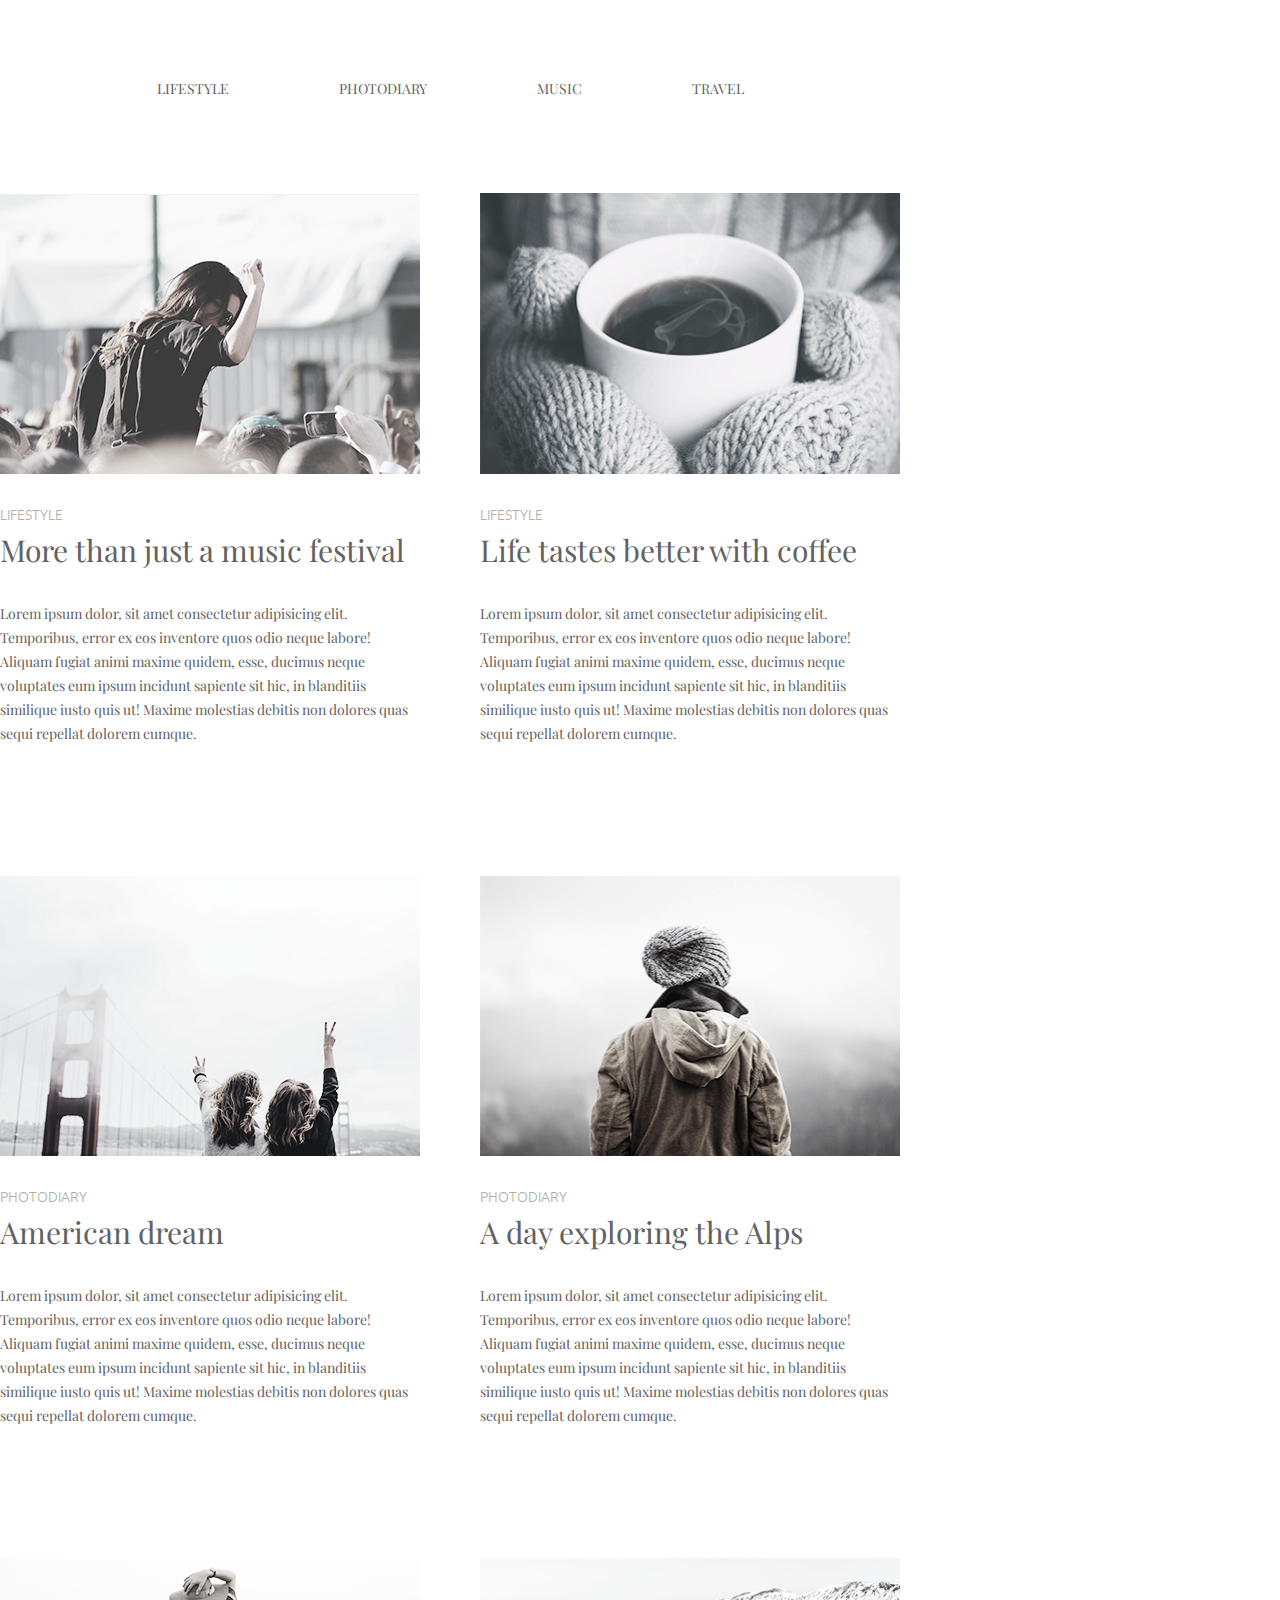
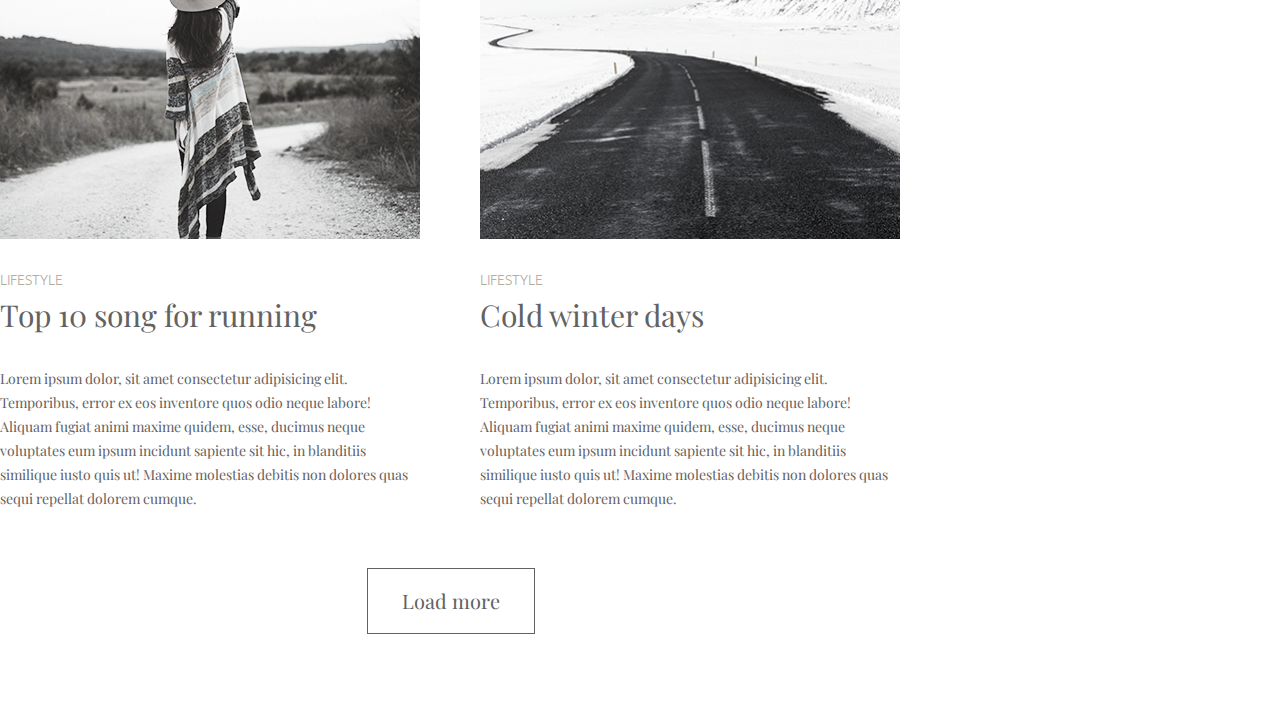
<file: index.html>
<!DOCTYPE html>
<html lang="en">
  <head>
    <meta charset="UTF-8" />
    <meta name="viewport" content="width=device-width, initial-scale=1.0" />
    <title>homework-01-kharchenko</title>
    <link rel="stylesheet" href="css/normalize.css" />
    <link
      href="https://fonts.googleapis.com/css?family=Playfair+Display|Ubuntu:300&display=swap"
      rel="stylesheet"
    />
    <link rel="stylesheet" href="css/style.css" />
  </head>
  <body>
    <h1 class="visually-hidden">homework-01-kharchenko</h1>
    <div class="wrapper">
      <header class="main-header">
        <nav class="main-nav">
          <ul class="main-menu">
            <li class="main-menu-item">
              <a href="#lifestyle" class="main-menu-link">lifestyle</a>
            </li>
            <li class="main-menu-item">
              <a href="#photodiary" class="main-menu-link">photodiary</a>
            </li>
            <li class="main-menu-item">
              <a href="#" class="main-menu-link">music</a>
            </li>
            <li class="main-menu-item">
              <a href="#" class="main-menu-link">travel</a>
            </li>
          </ul>
        </nav>
      </header>
      <main class="main-content">
        <section class="main-content-elements">
          <ul class="elements-list">
            <!--first-lifestyle-list-->
            <li class="elements-list-item" id="lifestyle">
              <img
                class="pictures"
                src="img/1.png"
                alt="image with some music festival"
                width="420"
                height="280"
              />
              <span class="elements-title">lifestyle</span>
              <h2 class="elements-list-title">
                More than just a music festival
              </h2>
              <p class="elements-list-descr">
                Lorem ipsum dolor, sit amet consectetur adipisicing elit.
                Temporibus, error ex eos inventore quos odio neque labore!
                Aliquam fugiat animi maxime quidem, esse, ducimus neque
                voluptates eum ipsum incidunt sapiente sit hic, in blanditiis
                similique iusto quis ut! Maxime molestias debitis non dolores
                quas sequi repellat dolorem cumque.
              </p>
            </li>
            <li class="elements-list-item">
              <img
                class="pictures"
                src="img/2.png"
                alt="image with some cup of coffee"
                width="420"
                height="280"
              />
              <span class="elements-title">lifestyle</span>
              <h2 class="elements-list-title">
                Life tastes better with coffee
              </h2>
              <p class="elements-list-descr">
                Lorem ipsum dolor, sit amet consectetur adipisicing elit.
                Temporibus, error ex eos inventore quos odio neque labore!
                Aliquam fugiat animi maxime quidem, esse, ducimus neque
                voluptates eum ipsum incidunt sapiente sit hic, in blanditiis
                similique iusto quis ut! Maxime molestias debitis non dolores
                quas sequi repellat dolorem cumque.
              </p>
            </li>
            <!--photodiary-list-->
            <li class="elements-list-item" id="photodiary">
              <img
                class="pictures"
                src="img/3.png"
                alt="image with some people"
                width="420"
                height="280"
              />
              <span class="elements-title">photodiary</span>
              <h2 class="elements-list-title">
                American dream
              </h2>
              <p class="elements-list-descr">
                Lorem ipsum dolor, sit amet consectetur adipisicing elit.
                Temporibus, error ex eos inventore quos odio neque labore!
                Aliquam fugiat animi maxime quidem, esse, ducimus neque
                voluptates eum ipsum incidunt sapiente sit hic, in blanditiis
                similique iusto quis ut! Maxime molestias debitis non dolores
                quas sequi repellat dolorem cumque.
              </p>
            </li>
            <li class="elements-list-item">
              <img
                class="pictures"
                src="img/4.png"
                alt="image with some girl in the alps"
                width="420"
                height="280"
              />
              <span class="elements-title">photodiary</span>
              <h2 class="elements-list-title">
                A day exploring the Alps
              </h2>
              <p class="elements-list-descr">
                Lorem ipsum dolor, sit amet consectetur adipisicing elit.
                Temporibus, error ex eos inventore quos odio neque labore!
                Aliquam fugiat animi maxime quidem, esse, ducimus neque
                voluptates eum ipsum incidunt sapiente sit hic, in blanditiis
                similique iusto quis ut! Maxime molestias debitis non dolores
                quas sequi repellat dolorem cumque.
              </p>
            </li>
            <!--second-lifestyle-list-->
            <li class="elements-list-item">
              <img
                class="pictures"
                src="img/5.png"
                alt="image with some girl on the road"
                width="420"
                height="280"
              />
              <span class="elements-title">lifestyle</span>
              <h2 class="elements-list-title">
                Top 10 song for running
              </h2>
              <p class="elements-list-descr">
                Lorem ipsum dolor, sit amet consectetur adipisicing elit.
                Temporibus, error ex eos inventore quos odio neque labore!
                Aliquam fugiat animi maxime quidem, esse, ducimus neque
                voluptates eum ipsum incidunt sapiente sit hic, in blanditiis
                similique iusto quis ut! Maxime molestias debitis non dolores
                quas sequi repellat dolorem cumque.
              </p>
            </li>
            <li class="elements-list-item">
              <img
                class="pictures"
                src="img/6.png"
                alt="image with road"
                width="420"
                height="280"
              />
              <span class="elements-title">lifestyle</span>
              <h2 class="elements-list-title">
                Cold winter days
              </h2>
              <p class="elements-list-descr">
                Lorem ipsum dolor, sit amet consectetur adipisicing elit.
                Temporibus, error ex eos inventore quos odio neque labore!
                Aliquam fugiat animi maxime quidem, esse, ducimus neque
                voluptates eum ipsum incidunt sapiente sit hic, in blanditiis
                similique iusto quis ut! Maxime molestias debitis non dolores
                quas sequi repellat dolorem cumque.
              </p>
            </li>
          </ul>
          <button type="submit" class="load-button">Load more</button>
        </section>
      </main>
    </div>
  </body>
</html>
</file>
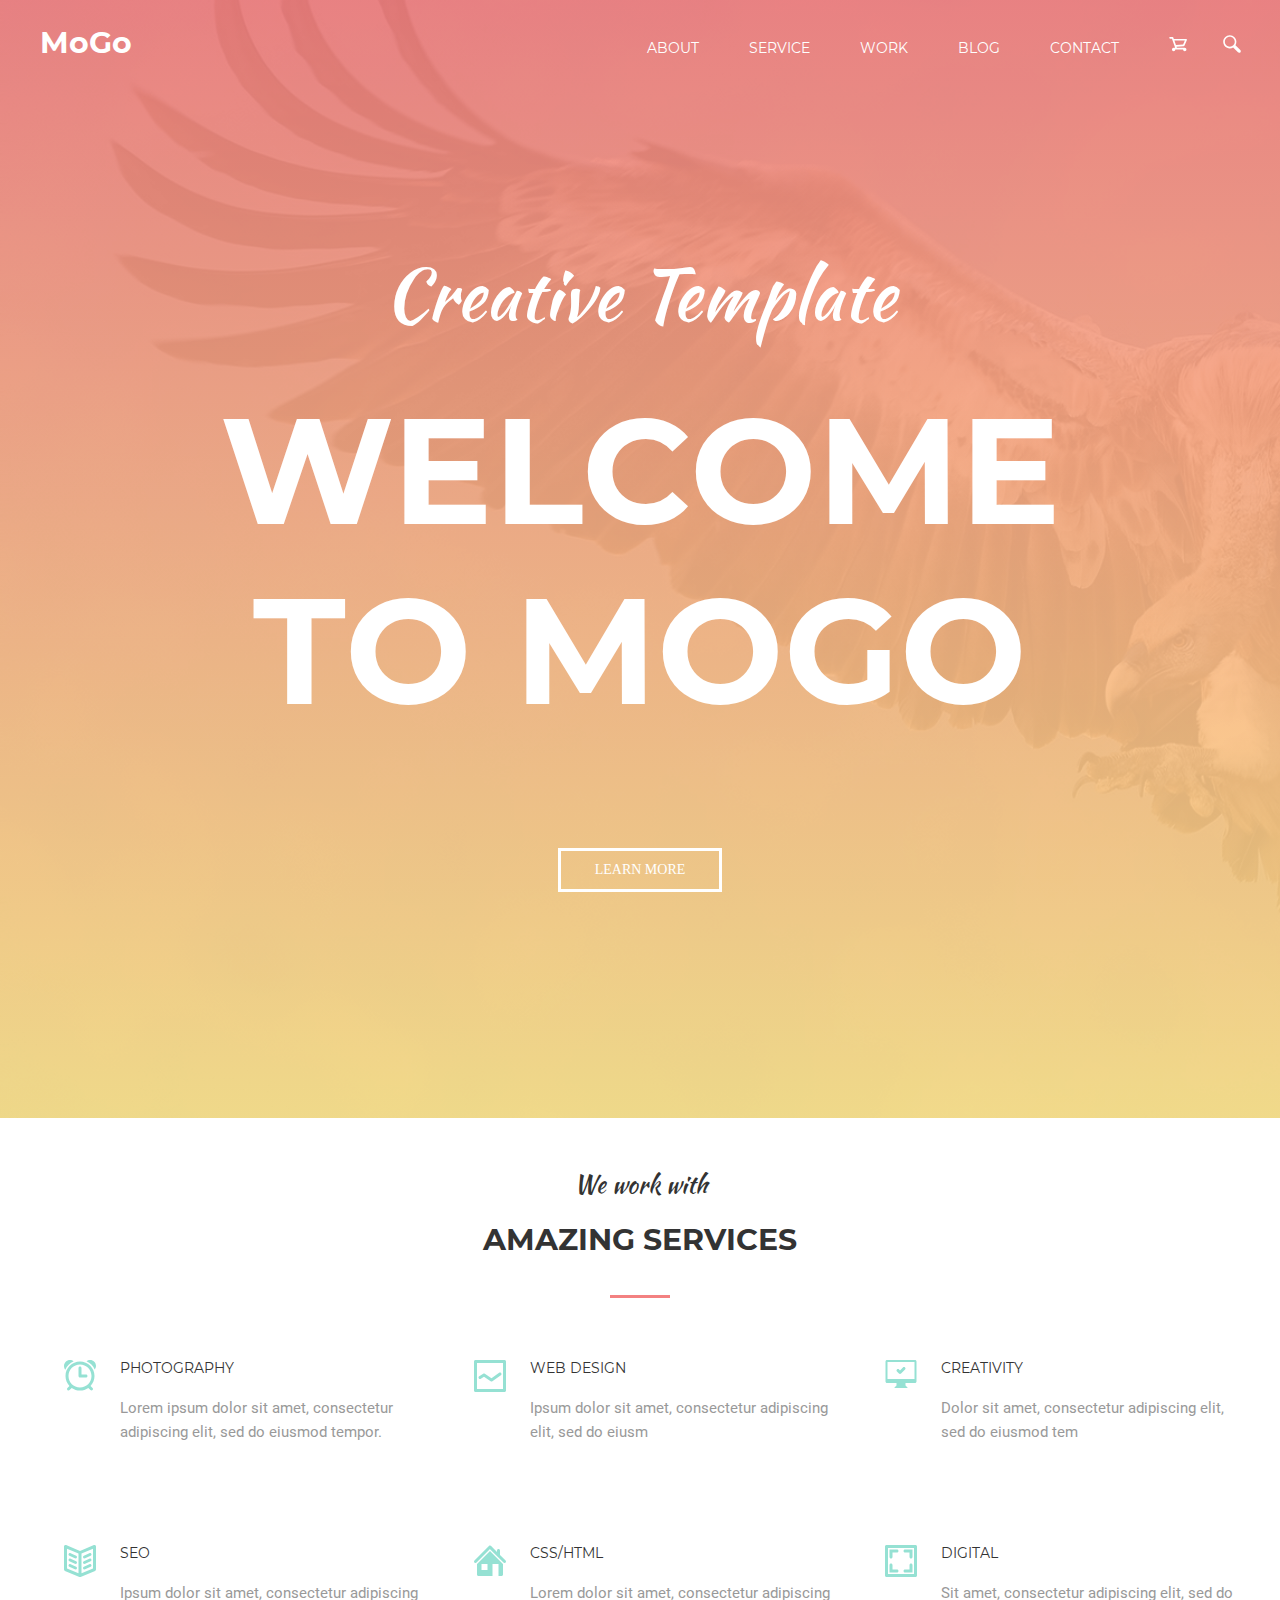
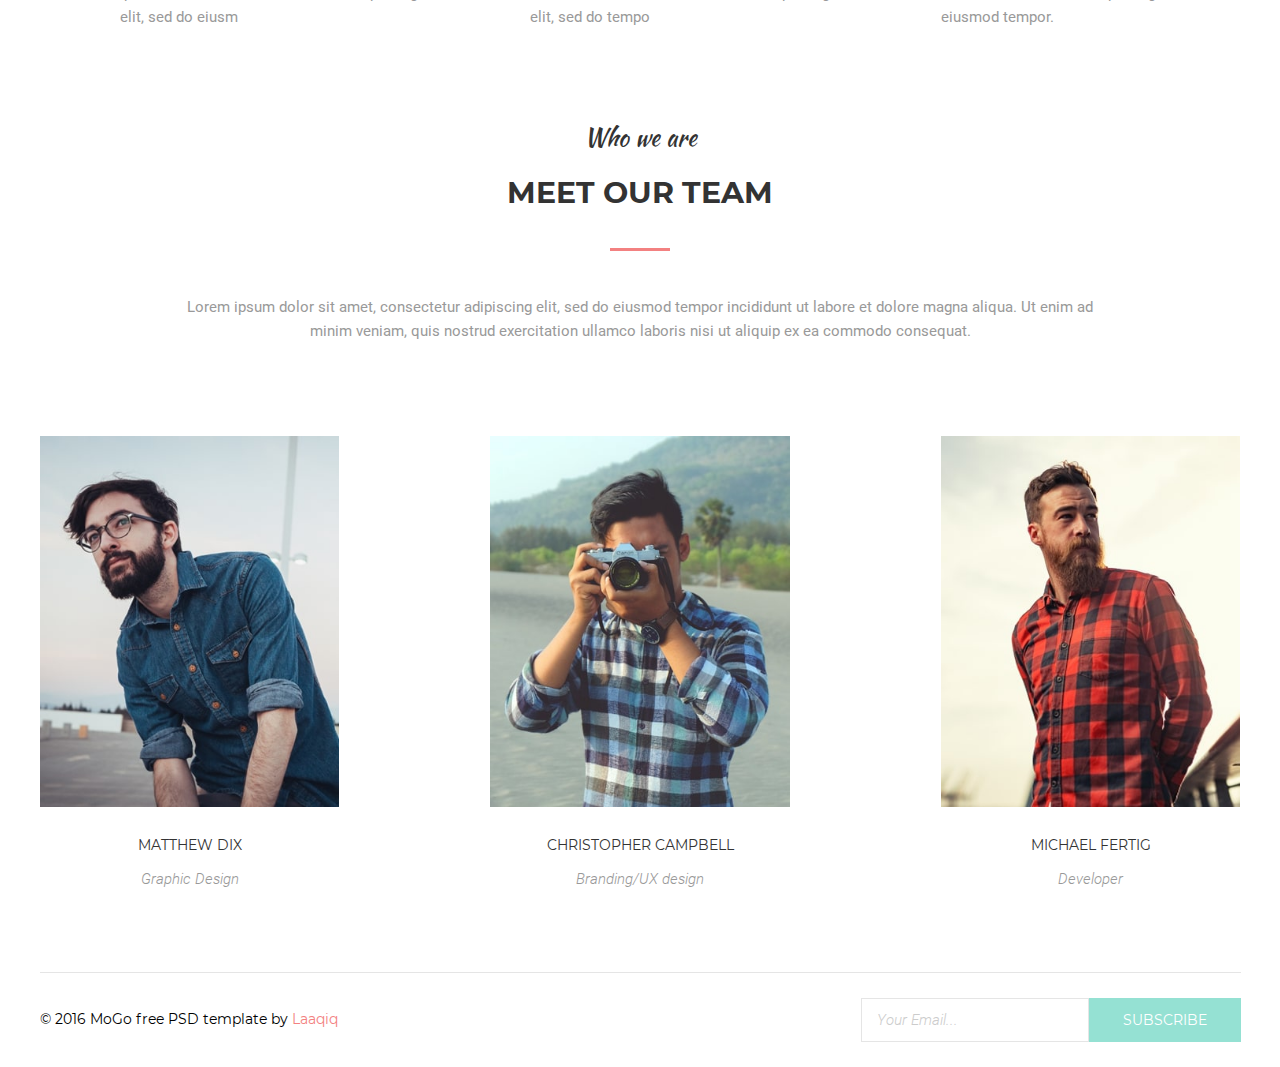
<file: home-task-10/index.html>
<!DOCTYPE html>
<html lang="en">
  <head>
    <meta charset="UTF-8" />
    <meta name="viewport" content="width=device-width, initial-scale=1.0" />
    <title>home-task-10</title>
    <link rel="stylesheet" href="./css/normalize.css" />
    <link rel="stylesheet" href="./css/style.css" />
  </head>
  <body>
    <header class="header">
      <div class="page-header container">
        <nav class="navigation">
          <h1 class="site-logo">
            <a class="header__link header__link_site-logo" href="#">MoGo</a>
          </h1>
          <div class="site-menu">
            <ul class="menu menu-list">
              <li class="menu__item">
                <a href="#" class="header__link header__link_menu-list"
                  >about</a
                >
              </li>
              <li class="menu__item">
                <a href="#" class="header__link header__link_menu-list"
                  >service</a
                >
              </li>
              <li class="menu__item">
                <a href="#" class="header__link header__link_menu-list">work</a>
              </li>
              <li class="menu__item">
                <a href="#" class="header__link header__link_menu-list">blog</a>
              </li>
              <li class="menu__item">
                <a href="#" class="header__link header__link_menu-list"
                  >contact</a
                >
              </li>
            </ul>
            <ul class="menu">
              <li class="menu__btn-item">
                <button class="menu__btn">
                  <svg class="menu__btn-icon">
                    <use
                      href="./images/sprite/nav-sprite.svg#icon-shopping"
                    ></use>
                  </svg>
                </button>
              </li>
              <li class="menu__btn-item">
                <button class="menu__btn">
                  <svg class="menu__btn-icon">
                    <use
                      href="./images/sprite/nav-sprite.svg#icon-search"
                    ></use>
                  </svg>
                </button>
              </li>
            </ul>
          </div>
        </nav>
        <p class="title-about">Creative Template</p>
        <h2 class="title">welcome to mogo</h2>
        <button class="page-button">learn more</button>
      </div>
    </header>
    <main>
      <section class="services container">
        <p class="title-about section-title-about">We work with</p>
        <h3 class="section-title section-title__services-title">
          Amazing Services
        </h3>
        <ul class="section-list">
          <li
            class="section-list__item services__item services__item--photography"
          >
            <p class="sections-item-title sections-item-title__services">
              photography
            </p>
            <p class="sections-about">
              Lorem ipsum dolor sit amet, consectetur adipiscing elit, sed do
              eiusmod tempor.
            </p>
          </li>
          <li class="section-list__item services__item services__item--web">
            <p class="sections-item-title sections-item-title__services">
              web design
            </p>
            <p class="sections-about">
              Ipsum dolor sit amet, consectetur adipiscing elit, sed do eiusm
            </p>
          </li>
          <li
            class="section-list__item services__item services__item--creativity"
          >
            <p class="sections-item-title sections-item-title__services">
              creativity
            </p>
            <p class="sections-about">
              Dolor sit amet, consectetur adipiscing elit, sed do eiusmod tem
            </p>
          </li>
          <li class="section-list__item services__item services__item--seo">
            <p class="sections-item-title sections-item-title__services">seo</p>
            <p class="sections-about">
              Ipsum dolor sit amet, consectetur adipiscing elit, sed do eiusm
            </p>
          </li>
          <li class="section-list__item services__item services__item--css">
            <p class="sections-item-title sections-item-title__services">
              css/html
            </p>
            <p class="sections-about">
              Lorem dolor sit amet, consectetur adipiscing elit, sed do tempo
            </p>
          </li>
          <li class="section-list__item services__item services__item--digital">
            <p class="sections-item-title sections-item-title__services">
              digital
            </p>
            <p class="sections-about">
              Sit amet, consectetur adipiscing elit, sed do eiusmod tempor.
            </p>
          </li>
        </ul>
      </section>

      <!-- team-section -->

      <section class="team container">
        <p class="title-about section-title-about">Who we are</p>
        <h3 class="section-title section-title__team-title">
          Meet our team
        </h3>
        <p class="sections-about team__sections-descr">
          Lorem ipsum dolor sit amet, consectetur adipiscing elit, sed do
          eiusmod tempor incididunt ut labore et dolore magna aliqua. Ut enim ad
          minim veniam, quis nostrud exercitation ullamco laboris nisi ut
          aliquip ex ea commodo consequat.
        </p>
        <ul class="section-list">
          <li class="section-list__item section-list__team">
            <div class="section-list__photo-wrapper">
              <img
                srcset="
                  ./images/team/team-1-min.jpg    380w,
                  ./images/team/team-1@2x-min.jpg 760w
                "
                src="./images/team/team-1-min.jpg"
                sizes="380px"
                height="470"
                alt="some-man"
                class="section-list__team-photo"
              />
              <div class="overlay">
                <ul class="social-list">
                  <li class="social-list__item">
                    <a href="#" class="social-list__link">
                      <svg
                        class="social-list__icon social-list__icon--facebook"
                      >
                        <use
                          href="./images/sprite/social-sprite.svg#icon-facebook"
                        ></use>
                      </svg>
                    </a>
                  </li>
                  <li class="social-list__item">
                    <a href="#" class="social-list__link">
                      <svg class="social-list__icon social-list__icon--twitter">
                        <use
                          href="./images/sprite/social-sprite.svg#icon-twitter"
                        ></use>
                      </svg>
                    </a>
                  </li>
                  <li class="social-list__item">
                    <a href="#" class="social-list__link">
                      <svg
                        class="social-list__icon social-list__icon--pinterest"
                      >
                        <use
                          href="./images/sprite/social-sprite.svg#icon-pinterest"
                        ></use>
                      </svg>
                    </a>
                  </li>
                  <li class="social-list__item">
                    <a href="#" class="social-list__link">
                      <svg
                        class="social-list__icon social-list__icon--instagram"
                      >
                        <use
                          href="./images/sprite/social-sprite.svg#icon-instagram"
                        ></use>
                      </svg>
                    </a>
                  </li>
                </ul>
              </div>
            </div>
            <p class="sections-item-title sections-item-title__team">
              Matthew Dix
            </p>
            <p class="sections-about section-list__proffesion">
              Graphic Design
            </p>
          </li>
          <li class="section-list__item section-list__team">
            <div class="section-list__photo-wrapper">
              <img
                class="section-list__team-photo"
                src="./images/team/team-2-min.jpg"
                sizes="380px"
                height="470"
                alt="some-man"
                srcset="
                  ./images/team/team-2-min.jpg    380w,
                  ./images/team/team-2@2x-min.jpg 760w
                "
              />
              <div class="overlay">
                <ul class="social-list">
                  <li class="social-list__item">
                    <a href="#" class="social-list__link">
                      <svg
                        class="social-list__icon social-list__icon--facebook"
                      >
                        <use
                          href="./images/sprite/social-sprite.svg#icon-facebook"
                        ></use>
                      </svg>
                    </a>
                  </li>
                  <li class="social-list__item">
                    <a href="#" class="social-list__link">
                      <svg class="social-list__icon social-list__icon--twitter">
                        <use
                          href="./images/sprite/social-sprite.svg#icon-twitter"
                        ></use>
                      </svg>
                    </a>
                  </li>
                  <li class="social-list__item">
                    <a href="#" class="social-list__link">
                      <svg
                        class="social-list__icon social-list__icon--pinterest"
                      >
                        <use
                          href="./images/sprite/social-sprite.svg#icon-pinterest"
                        ></use>
                      </svg>
                    </a>
                  </li>
                  <li class="social-list__item">
                    <a href="#" class="social-list__link">
                      <svg
                        class="social-list__icon social-list__icon--instagram"
                      >
                        <use
                          href="./images/sprite/social-sprite.svg#icon-instagram"
                        ></use>
                      </svg>
                    </a>
                  </li>
                </ul>
              </div>
            </div>
            <p class="sections-item-title sections-item-title__team">
              Christopher Campbell
            </p>
            <p class="sections-about section-list__proffesion">
              Branding/UX design
            </p>
          </li>
          <li class="section-list__item section-list__team">
            <div class="section-list__photo-wrapper">
              <img
                class="section-list__team-photo"
                src="./images/team/team-3-min.jpg"
                sizes="380px"
                height="470"
                alt="some-man"
                srcset="
                  ./images/team/team-3-min.jpg    380w,
                  ./images/team/team-3@2x-min.jpg 760w
                "
              />
              <div class="overlay">
                <ul class="social-list">
                  <li class="social-list__item">
                    <a href="#" class="social-list__link">
                      <svg
                        class="social-list__icon social-list__icon--facebook"
                      >
                        <use
                          href="./images/sprite/social-sprite.svg#icon-facebook"
                        ></use>
                      </svg>
                    </a>
                  </li>
                  <li class="social-list__item">
                    <a href="#" class="social-list__link">
                      <svg class="social-list__icon social-list__icon--twitter">
                        <use
                          href="./images/sprite/social-sprite.svg#icon-twitter"
                        ></use>
                      </svg>
                    </a>
                  </li>
                  <li class="social-list__item">
                    <a href="#" class="social-list__link">
                      <svg
                        class="social-list__icon social-list__icon--pinterest"
                      >
                        <use
                          href="./images/sprite/social-sprite.svg#icon-pinterest"
                        ></use>
                      </svg>
                    </a>
                  </li>
                  <li class="social-list__item">
                    <a href="#" class="social-list__link">
                      <svg
                        class="social-list__icon social-list__icon--instagram"
                      >
                        <use
                          href="./images/sprite/social-sprite.svg#icon-instagram"
                        ></use>
                      </svg>
                    </a>
                  </li>
                </ul>
              </div>
            </div>
            <p class="sections-item-title sections-item-title__team">
              Michael Fertig
            </p>
            <p class="sections-about section-list__proffesion">Developer</p>
          </li>
        </ul>
      </section>
    </main>
    <footer class="footer container">
      <p class="footer__legal-info">
        © 2016 MoGo free PSD template by
        <a class="footer__info-link" href="#">Laaqiq</a>
      </p>
      <form class="footer-form" action="#">
        <input
          class="footer-form__place-input"
          type="email"
          placeholder="Your Email..."
          name="user-email"
        />
        <button class="page-button page-button_footer-btn">
          Subscribe
        </button>
      </form>
    </footer>
  </body>
</html>
</file>
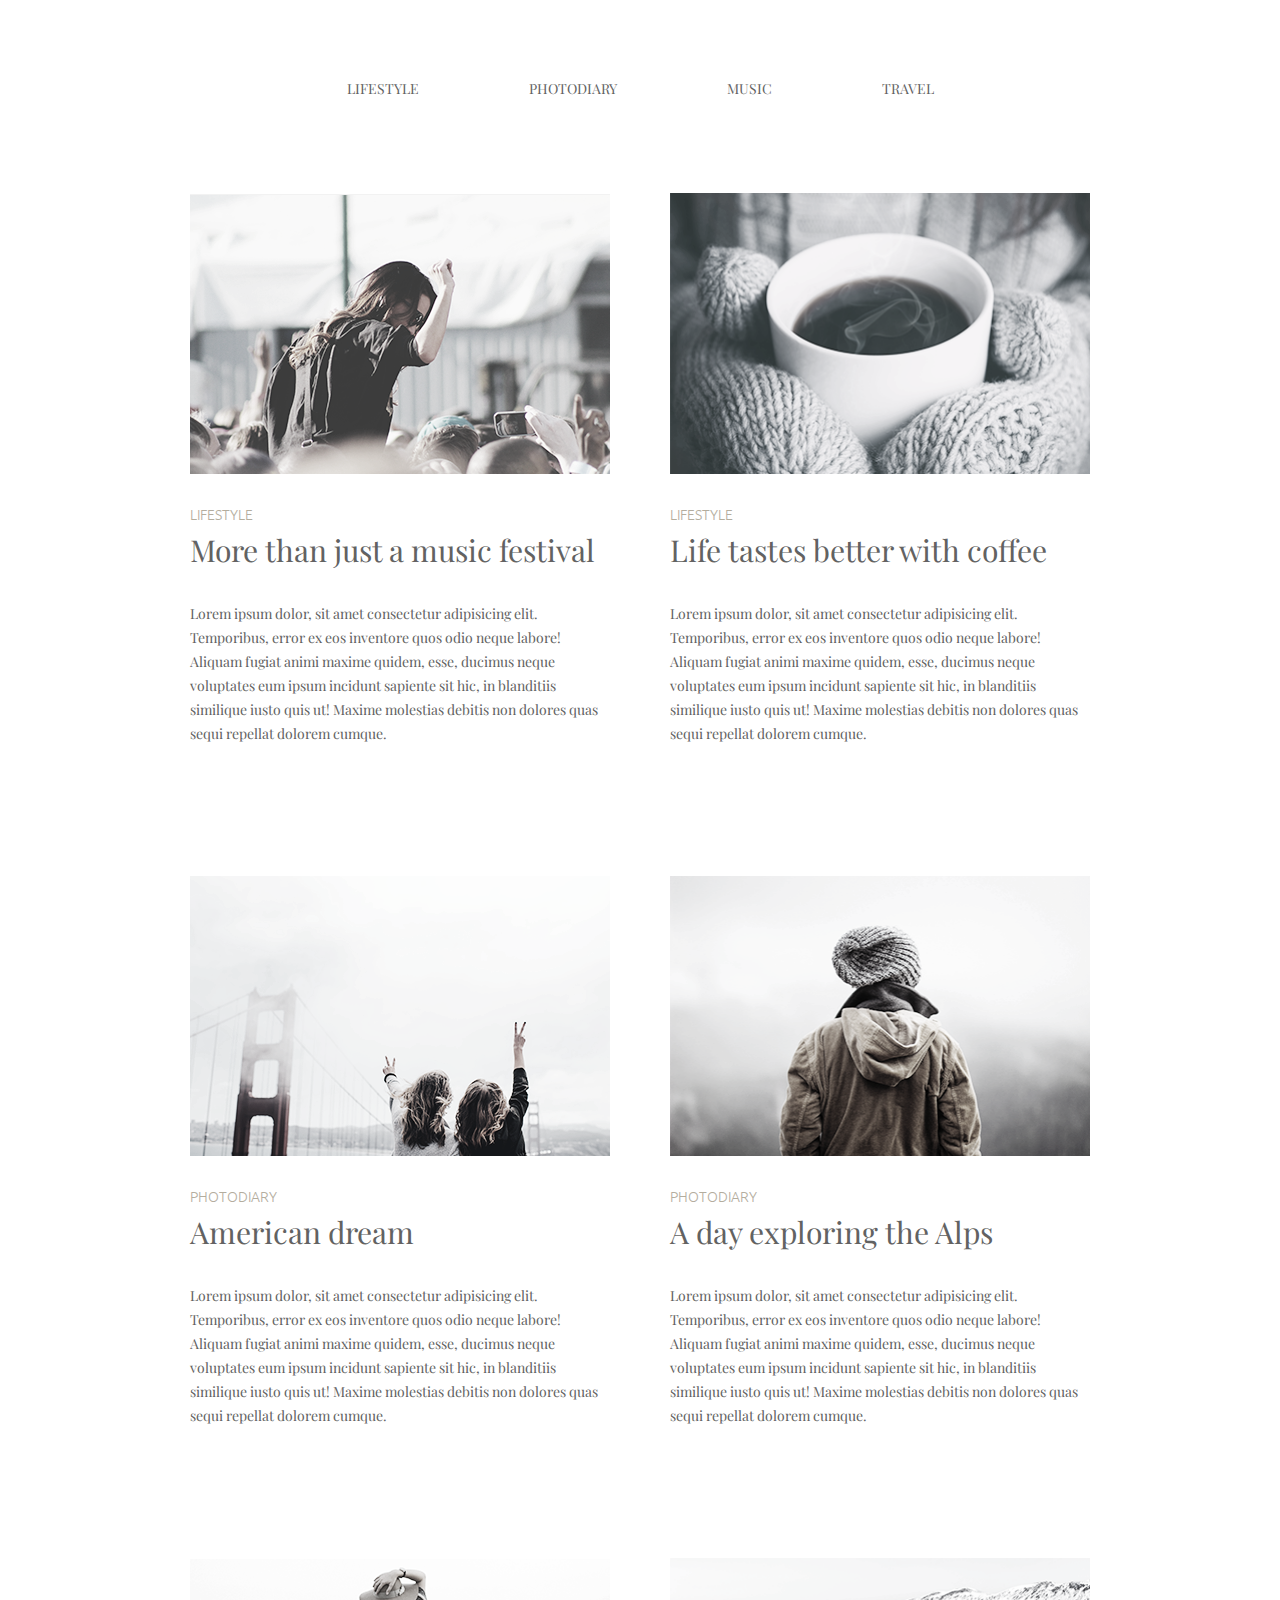
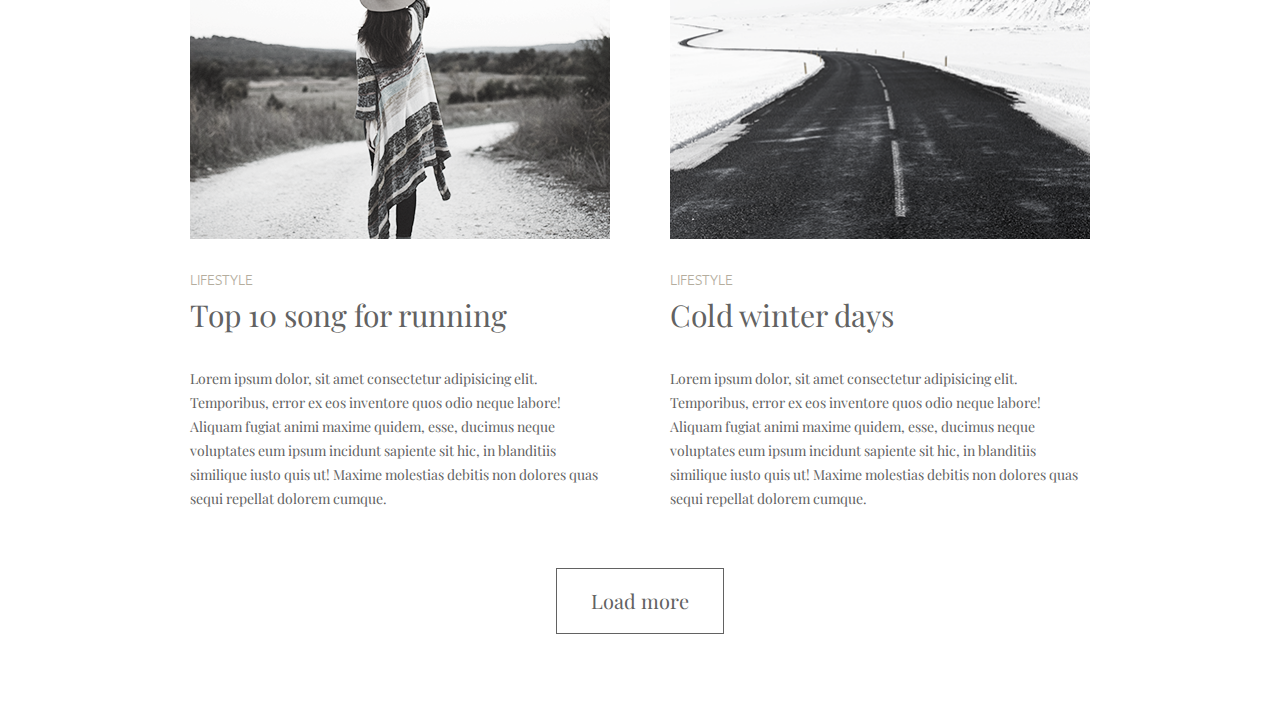
<file: home-task-3/index.html>
<!DOCTYPE html>
<html lang="en">
  <head>
    <meta charset="UTF-8" />
    <meta name="viewport" content="width=device-width, initial-scale=1.0" />
    <title>homework-01-kharchenko</title>
    <link rel="stylesheet" href="css/normalize.css" />
    <link
      href="https://fonts.googleapis.com/css?family=Playfair+Display|Ubuntu:300&display=swap"
      rel="stylesheet"
    />
    <link rel="stylesheet" href="css/style.css" />
  </head>
  <body>
    <h1 class="visually-hidden">homework-01-kharchenko</h1>
    <div class="wrapper">
      <header class="main-header">
        <nav class="main-nav">
          <ul class="main-menu">
            <li class="main-menu-item">
              <a href="#lifestyle" class="main-menu-link">lifestyle</a>
            </li>
            <li class="main-menu-item">
              <a href="#photodiary" class="main-menu-link">photodiary</a>
            </li>
            <li class="main-menu-item">
              <a href="#" class="main-menu-link">music</a>
            </li>
            <li class="main-menu-item">
              <a href="#" class="main-menu-link">travel</a>
            </li>
          </ul>
        </nav>
      </header>
      <main class="main-content">
        <section class="main-content-elements">
          <ul class="elements-list">
            <!--first-lifestyle-list-->
            <li class="elements-list-item" id="lifestyle">
              <img
                class="pictures"
                src="img/1.png"
                alt="image with some music festival"
                width="420"
                height="280"
              />
              <span class="elements-title">lifestyle</span>
              <h2 class="elements-list-title">
                More than just a music festival
              </h2>
              <p class="elements-list-descr">
                Lorem ipsum dolor, sit amet consectetur adipisicing elit.
                Temporibus, error ex eos inventore quos odio neque labore!
                Aliquam fugiat animi maxime quidem, esse, ducimus neque
                voluptates eum ipsum incidunt sapiente sit hic, in blanditiis
                similique iusto quis ut! Maxime molestias debitis non dolores
                quas sequi repellat dolorem cumque.
              </p>
            </li>
            <li class="elements-list-item">
              <img
                class="pictures"
                src="img/2.png"
                alt="image with some cup of coffee"
                width="420"
                height="280"
              />
              <span class="elements-title">lifestyle</span>
              <h2 class="elements-list-title">
                Life tastes better with coffee
              </h2>
              <p class="elements-list-descr">
                Lorem ipsum dolor, sit amet consectetur adipisicing elit.
                Temporibus, error ex eos inventore quos odio neque labore!
                Aliquam fugiat animi maxime quidem, esse, ducimus neque
                voluptates eum ipsum incidunt sapiente sit hic, in blanditiis
                similique iusto quis ut! Maxime molestias debitis non dolores
                quas sequi repellat dolorem cumque.
              </p>
            </li>
            <!--photodiary-list-->
            <li class="elements-list-item" id="photodiary">
              <img
                class="pictures"
                src="img/3.png"
                alt="image with some people"
                width="420"
                height="280"
              />
              <span class="elements-title">photodiary</span>
              <h2 class="elements-list-title">
                American dream
              </h2>
              <p class="elements-list-descr">
                Lorem ipsum dolor, sit amet consectetur adipisicing elit.
                Temporibus, error ex eos inventore quos odio neque labore!
                Aliquam fugiat animi maxime quidem, esse, ducimus neque
                voluptates eum ipsum incidunt sapiente sit hic, in blanditiis
                similique iusto quis ut! Maxime molestias debitis non dolores
                quas sequi repellat dolorem cumque.
              </p>
            </li>
            <li class="elements-list-item">
              <img
                class="pictures"
                src="img/4.png"
                alt="image with some girl in the alps"
                width="420"
                height="280"
              />
              <span class="elements-title">photodiary</span>
              <h2 class="elements-list-title">
                A day exploring the Alps
              </h2>
              <p class="elements-list-descr">
                Lorem ipsum dolor, sit amet consectetur adipisicing elit.
                Temporibus, error ex eos inventore quos odio neque labore!
                Aliquam fugiat animi maxime quidem, esse, ducimus neque
                voluptates eum ipsum incidunt sapiente sit hic, in blanditiis
                similique iusto quis ut! Maxime molestias debitis non dolores
                quas sequi repellat dolorem cumque.
              </p>
            </li>
            <!--second-lifestyle-list-->
            <li class="elements-list-item">
              <img
                class="pictures"
                src="img/5.png"
                alt="image with some girl on the road"
                width="420"
                height="280"
              />
              <span class="elements-title">lifestyle</span>
              <h2 class="elements-list-title">
                Top 10 song for running
              </h2>
              <p class="elements-list-descr">
                Lorem ipsum dolor, sit amet consectetur adipisicing elit.
                Temporibus, error ex eos inventore quos odio neque labore!
                Aliquam fugiat animi maxime quidem, esse, ducimus neque
                voluptates eum ipsum incidunt sapiente sit hic, in blanditiis
                similique iusto quis ut! Maxime molestias debitis non dolores
                quas sequi repellat dolorem cumque.
              </p>
            </li>
            <li class="elements-list-item">
              <img
                class="pictures"
                src="img/6.png"
                alt="image with road"
                width="420"
                height="280"
              />
              <span class="elements-title">lifestyle</span>
              <h2 class="elements-list-title">
                Cold winter days
              </h2>
              <p class="elements-list-descr">
                Lorem ipsum dolor, sit amet consectetur adipisicing elit.
                Temporibus, error ex eos inventore quos odio neque labore!
                Aliquam fugiat animi maxime quidem, esse, ducimus neque
                voluptates eum ipsum incidunt sapiente sit hic, in blanditiis
                similique iusto quis ut! Maxime molestias debitis non dolores
                quas sequi repellat dolorem cumque.
              </p>
            </li>
          </ul>
          <button type="submit" class="load-button">
            Load more
          </button>
        </section>
      </main>
    </div>
  </body>
</html>
</file>
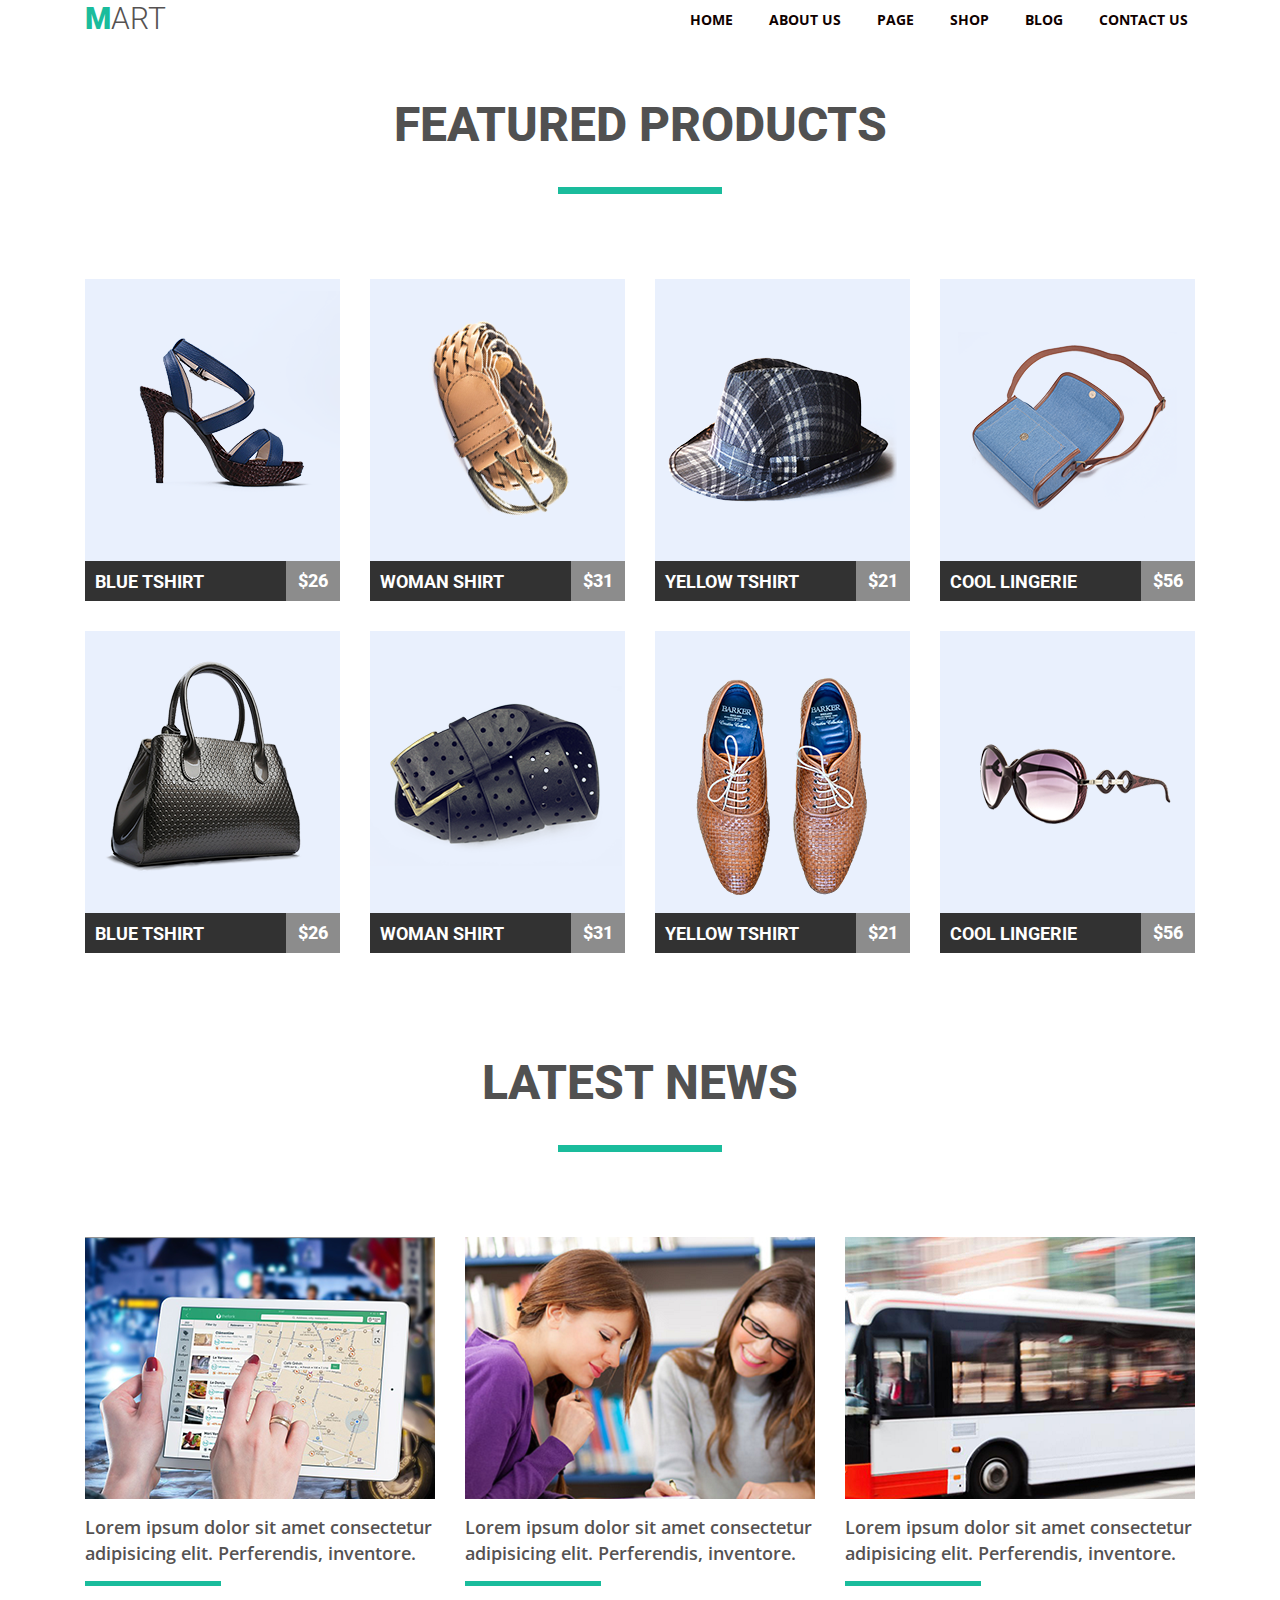
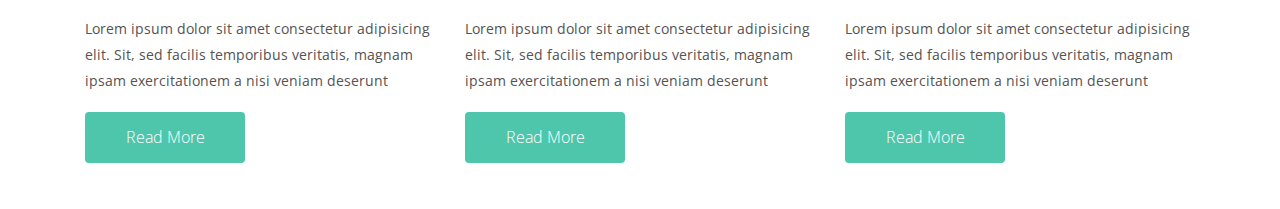
<file: home-task-4/index.html>
<!DOCTYPE html>
<html lang="en">
  <head>
    <meta charset="UTF-8" />
    <meta name="viewport" content="width=device-width, initial-scale=1.0" />
    <title>homework-04-kharchenko</title>
    <link rel="stylesheet" href="css/normalize.css" />
    <link
      href="https://fonts.googleapis.com/css?family=Open+Sans:300,400,600,700|Roboto:300,400,700,900&display=swap"
      rel="stylesheet"
    />
    <link rel="stylesheet" href="./css/style.css" />
  </head>

  <body>
    <header class="page-header">
      <nav class="container clearfix">
        <div class="container">
          <h1 class="site-logo-name">
            <a href="#">mart</a>
          </h1>
          <ul class="site-navigation-list clearfix">
            <li class="site-navigation-elements"><a href="#">home</a></li>
            <li class="site-navigation-elements"><a href="#">about us</a></li>
            <li class="site-navigation-elements"><a href="#">page</a></li>
            <li class="site-navigation-elements"><a href="#">shop</a></li>
            <li class="site-navigation-elements"><a href="#">blog</a></li>
            <li class="site-navigation-elements"><a href="#">contact us</a></li>
          </ul>
        </div>
      </nav>
    </header>
    <main class="content-envelopment">
      <!--FEATURED PRODUCTS-->
      <section class="products-section">
        <h2 class="section-title">featured products</h2>
        <ul class="product-elements clearfix">
          <li class="product-elements-list clearfix">
            <div class="product clearfix">
              <a href="#">
                <img
                  class="site-pictures"
                  src="img/featured-products-pictures/p1.png "
                  alt="blue sandals"
                  width="255"
                  height="282"
                />
              </a>
              <a href="#">
                <h3 class="product-elements-name">blue tshirt</h3>
                <p class="product-elements-price">26</p>
              </a>
            </div>
          </li>
          <li class="product-elements-list">
            <div class="product">
              <a href="#">
                <img
                  class="site-pictures"
                  src="img/featured-products-pictures/p2.png "
                  alt="belt"
                  width="255"
                  height="282"
                />
              </a>
              <a href="#">
                <h3 class="product-elements-name">woman shirt</h3>
                <p class="product-elements-price">31</p>
              </a>
            </div>
          </li>
          <li class="product-elements-list">
            <div class="product">
              <a href="#">
                <img
                  class="site-pictures"
                  src="img/featured-products-pictures/p3.png "
                  alt="hat"
                  width="255"
                  height="282"
                />
              </a>
              <a href="#">
                <h3 class="product-elements-name">yellow tshirt</h3>
                <p class="product-elements-price">21</p>
              </a>
            </div>
          </li>
          <li class="product-elements-list">
            <div class="product">
              <a href="#">
                <img
                  class="site-pictures"
                  src="img/featured-products-pictures/p4.png "
                  alt="blue bag"
                  width="255"
                  height="282"
                />
              </a>
              <a href="#">
                <h3 class="product-elements-name">cool lingerie</h3>
                <p class="product-elements-price">56</p>
              </a>
            </div>
          </li>
          <li class="product-elements-list">
            <div class="product">
              <a href="#">
                <img
                  class="site-pictures"
                  src="img/featured-products-pictures/p5.png "
                  alt="black bag"
                  width="255"
                  height="282"
                />
              </a>
              <a href="">
                <h3 class="product-elements-name">blue tshirt</h3>
                <p class="product-elements-price">26</p>
              </a>
            </div>
          </li>
          <li class="product-elements-list">
            <div class="product">
              <a href="#">
                <img
                  class="site-pictures"
                  src="img/featured-products-pictures/p6.png "
                  alt="black belt"
                  width="255"
                  height="282"
                />
              </a>
              <a href="#">
                <h3 class="product-elements-name">woman shirt</h3>
                <p class="product-elements-price">31</p>
              </a>
            </div>
          </li>
          <li class="product-elements-list">
            <div class="product">
              <a href="#">
                <img
                  class="site-pictures"
                  src="img/featured-products-pictures/p7.png "
                  alt="shoes"
                  width="255"
                  height="282"
                />
              </a>
              <a href="#">
                <h3 class="product-elements-name">yellow tshirt</h3>
                <p class="product-elements-price">21</p>
              </a>
            </div>
          </li>
          <li class="product-elements-list">
            <div class="product">
              <a href="#">
                <img
                  class="site-pictures"
                  src="img/featured-products-pictures/p8.png "
                  alt="sunglasses"
                  width="255"
                  height="282"
                />
              </a>
              <a href="#">
                <h3 class="product-elements-name">cool lingerie</h3>
                <p class="product-elements-price">56</p>
              </a>
            </div>
          </li>
        </ul>
      </section>
      <!--LATEST NEWS-->
      <section class="news-section">
        <h2 class="section-title">latest news</h2>
        <ul class="news-elements clearfix">
          <li class="news-elements-list">
            <img
              class="site-pictures"
              src="img/latest-news-pictures/n1.png "
              alt="tablet"
              width="350"
              height="262"
            />
            <p class="news-elements-title">
              Lorem ipsum dolor sit amet consectetur adipisicing elit.
              Perferendis, inventore.
            </p>
            <p class="news-elements-text">
              Lorem ipsum dolor sit amet consectetur adipisicing elit. Sit, sed
              facilis temporibus veritatis, magnam ipsam exercitationem a nisi
              veniam deserunt
            </p>
            <div class="read-more">
              <a href="#">Read More</a>
            </div>
          </li>
          <li class="news-elements-list">
            <img
              class="site-pictures"
              src="img/latest-news-pictures/n2.png "
              alt="some girls"
              width="350"
              height="262"
            />
            <p class="news-elements-title">
              Lorem ipsum dolor sit amet consectetur adipisicing elit.
              Perferendis, inventore.
            </p>
            <p class="news-elements-text">
              Lorem ipsum dolor sit amet consectetur adipisicing elit. Sit, sed
              facilis temporibus veritatis, magnam ipsam exercitationem a nisi
              veniam deserunt
            </p>
            <div class="read-more">
              <a href="#">Read More</a>
            </div>
          </li>
          <li class="news-elements-list">
            <img
              class="site-pictures"
              src="img/latest-news-pictures/n3.png "
              alt="bus"
              width="350"
              height="262"
            />
            <p class="news-elements-title">
              Lorem ipsum dolor sit amet consectetur adipisicing elit.
              Perferendis, inventore.
            </p>
            <p class="news-elements-text">
              Lorem ipsum dolor sit amet consectetur adipisicing elit. Sit, sed
              facilis temporibus veritatis, magnam ipsam exercitationem a nisi
              veniam deserunt
            </p>
            <div class="read-more">
              <a href="#">Read More</a>
            </div>
          </li>
        </ul>
      </section>
    </main>
  </body>
</html>
</file>
<file: css/style.css>
html {
  box-sizing: border-box;
}

*,
*::before,
*::after {
  box-sizing: inherit;
}

.wrapper {
  width: 901px;
  margin: 0;
}

body {
  font-family: "Playfair Display", serif;
  color: #626262;
  font-size: 14px;
  line-height: 24px;
}

.visually-hidden {
  position: absolute;
  width: 1px;
  height: 1px;
  margin: -1px;
  padding: 0;
  overflow: hidden;
  border: 0;
  clip: rect(0 0 0 0);
}

.main-header {
  margin-bottom: 25px;
  height: 168px;
}

.pictures {
  display: block;
  max-width: 100%;
  height: auto;
  margin-bottom: 32px;
}
.main-nav {
  font-size: 14px;
  padding: 77px 0;
}

.main-nav a {
  font-family: "Playfair Display", serif;
  color: #626262;
  line-height: 24px;
  text-transform: uppercase;
  text-decoration: none;
  font-size: 14px;
  display: block;
}

.main-menu {
  list-style: none;
  margin: 0;
  padding: 0;
  vertical-align: middle;
  text-align: center;
  font-size: 0;
}
.main-menu li {
  display: inline-block;
}

.main-menu li:not(:last-child) {
  margin-right: 110px;
}

.main-menu-link:hover {
  color: #03a9f4;
}

.main-content-elements {
  padding-bottom: 70px;
}
.elements-list {
  list-style: none;
  margin: 0;
  margin-bottom: 52px;
  padding: 0;
  font-size: 0;
}

.elements-list-item {
  width: 420px;
  display: inline-block;
  margin-right: 60px;
  text-align: left;
  margin-bottom: 130px;
}

.elements-list-item:nth-child(2n) {
  margin-right: 0;
}

.elements-list-item:nth-last-child(-n + 2) {
  margin-bottom: 0;
}

.elements-title {
  font-family: "Ubuntu", sans-serif;
  font-size: 14px;
  line-height: 17px;
  text-transform: uppercase;
  font-weight: 300;
  color: #b4ad9e;
  margin: 0;
  margin-bottom: 28px;
}

.elements-list-title {
  font-size: 30px;
  line-height: 36px;
  font-family: "Playfair Display";
  font-weight: 400;
  margin: 0;
  margin-bottom: 34px;
}

.elements-list-descr {
  margin: 0;
  font-size: 14px;
}

.load-button {
  margin: 0;
  padding: 20px 34px;
  font-size: 20px;
  font-family: "Playfair Display";
  color: rgb(98, 98, 98);
  line-height: 24px;
  border-width: 1px;
  border-color: rgb(98, 98, 98);
  border-style: solid;
  background-color: #ffffff;
  font-weight: 400;
  cursor: pointer;
  position: relative;
  left: 50%;
  transform: translate(-50%, 0);
}
</file>
<file: home-task-10/css/style.css>
/*
* Prefixed by https://autoprefixer.github.io
* PostCSS: v7.0.29,
* Autoprefixer: v9.7.6
* Browsers: last 4 version
*/

/* montserrat-regular - latin */
@font-face {
  font-family: "Montserrat";
  font-style: normal;
  font-weight: 400;
  src: local("Montserrat Regular"), local("Montserrat-Regular"),
    url("../fonts/montserrat-v14-latin-regular.woff2") format("woff2"),
    /* Chrome 26+, Opera 23+, Firefox 39+ */
      url("../fonts/montserrat-v14-latin-regular.woff") format("woff"); /* Chrome 6+, Firefox 3.6+, IE 9+, Safari 5.1+ */
}
/* montserrat-700 - latin */
@font-face {
  font-family: "Montserrat";
  font-style: normal;
  font-weight: 700;
  src: local("Montserrat Bold"), local("Montserrat-Bold"),
    url("../fonts/montserrat-v14-latin-700.woff2") format("woff2"),
    /* Chrome 26+, Opera 23+, Firefox 39+ */
      url("../fonts/montserrat-v14-latin-700.woff") format("woff"); /* Chrome 6+, Firefox 3.6+, IE 9+, Safari 5.1+ */
}

/* roboto-300italic - latin */
@font-face {
  font-family: "Roboto";
  font-style: italic;
  font-weight: 300;
  src: local("Roboto Light Italic"), local("Roboto-LightItalic"),
    url("../fonts/roboto-v20-latin-300italic.woff2") format("woff2"),
    /* Chrome 26+, Opera 23+, Firefox 39+ */
      url("../fonts/roboto-v20-latin-300italic.woff") format("woff"); /* Chrome 6+, Firefox 3.6+, IE 9+, Safari 5.1+ */
}
/* roboto-regular - latin */
@font-face {
  font-family: "Roboto";
  font-style: normal;
  font-weight: 400;
  src: local("Roboto"), local("Roboto-Regular"),
    url("../fonts/roboto-v20-latin-regular.woff2") format("woff2"),
    /* Chrome 26+, Opera 23+, Firefox 39+ */
      url("../fonts/roboto-v20-latin-regular.woff") format("woff"); /* Chrome 6+, Firefox 3.6+, IE 9+, Safari 5.1+ */
}
/* kaushan-script-regular - latin */
@font-face {
  font-family: "Kaushan Script";
  font-style: normal;
  font-weight: 400;
  src: local("Kaushan Script"), local("KaushanScript-Regular"),
    url("../fonts/kaushan-script-v8-latin-regular.woff2") format("woff2"),
    /* Chrome 26+, Opera 23+, Firefox 39+ */
      url("../fonts/kaushan-script-v8-latin-regular.woff") format("woff"); /* Chrome 6+, Firefox 3.6+, IE 9+, Safari 5.1+ */
}

:root {
  --main-decoration-color: rgb(149, 225, 211);
  --second-decoration-color: rgb(243, 129, 129);
  --third-decoration-color: rgb(252, 227, 138);
  --header-main-font-color: rgb(255, 255, 255);
  --section-title-font-color: rgb(51, 51, 51);
  --section-font-color: rgb(153, 153, 153);
  --main-font-family: "Montserrat";
  --minor-font-family: "Roboto";
  --decoration-font-family: "Kaushan Script";
}

html {
  -webkit-box-sizing: border-box;
  box-sizing: border-box;
  font-size: 14px;
}

*,
*::before,
*::after {
  margin: 0;
  padding: 0;
}

h1 {
  margin: 0;
}
ul {
  list-style: none;
}

a {
  text-decoration: none;
}

a:active,
a:focus {
  outline: none;
}

:focus {
  outline: none;
}

img {
  display: block;
  max-width: 100%;
  height: auto;
}

.container {
  width: 1201px;
  margin: 0 auto;
}

/*header-style*/

.header {
  background-image: -webkit-gradient(
      linear,
      left top,
      left bottom,
      from(rgba(243, 129, 129, 0.9)),
      to(rgba(252, 227, 138, 0.9))
    ),
    url("../images/1.png");
  background-image: -o-linear-gradient(
      rgba(243, 129, 129, 0.9),
      rgba(252, 227, 138, 0.9)
    ),
    url("../images/1.png");
  background-image: linear-gradient(
      rgba(243, 129, 129, 0.9),
      rgba(252, 227, 138, 0.9)
    ),
    url("../images/1.png");
  background-size: cover;
  padding: 25px 0 226px;
}

.navigation {
  display: -webkit-box;
  display: -ms-flexbox;
  display: flex;
  -webkit-box-pack: justify;
  -ms-flex-pack: justify;
  justify-content: space-between;
  -webkit-box-align: baseline;
  -ms-flex-align: baseline;
  align-items: baseline;
  margin-bottom: 181px;
}

.header__link {
  font-family: var(--main-font-family);
  color: var(--header-main-font-color);
  line-height: 1.2;
  padding: 20px 0;
}

.header__link_site-logo {
  font-size: 2.14rem;
  font-weight: 700;
}

.site-menu {
  display: -webkit-box;
  display: -ms-flexbox;
  display: flex;
  -webkit-box-pack: justify;
  -ms-flex-pack: justify;
  justify-content: space-between;
  -webkit-box-align: baseline;
  -ms-flex-align: baseline;
  align-items: baseline;
}
.menu {
  display: -webkit-box;
  display: -ms-flexbox;
  display: flex;
  -webkit-box-pack: justify;
  -ms-flex-pack: justify;
  justify-content: space-between;
}

.menu__item:not(:last-child) {
  margin-right: 50px;
}
.menu-list {
  margin-right: 50px;
}
.header__link_menu-list {
  font-size: 1rem;
  text-transform: uppercase;
  font-weight: 400;
}

.header__link_menu-list::after,
.menu__btn::after {
  display: block;
  content: "";
  margin-top: 10px;
  height: 3px;
  background-color: var(--third-decoration-color);
  visibility: hidden;
  opacity: 0;
  -webkit-transition: all 300ms linear;
  -o-transition: all 300ms linear;
  transition: all 300ms linear;
}

.header__link_menu-list:hover {
  color: var(--third-decoration-color);
}

.header__link_menu-list:hover::after,
.menu__btn:hover::after {
  visibility: visible;
  opacity: 1;
}

.menu__btn-item:not(:last-child) {
  margin-right: 36px;
}
.menu__btn {
  background-color: transparent;
  width: 18px;
  height: 18px;
  border: none;
  cursor: pointer;
}

.menu__btn-icon {
  fill: var(--header-main-font-color);
  width: 18px;
  height: 18px;
}

.menu__btn:hover .menu__btn-icon {
  fill: var(--third-decoration-color);
}

.title-about {
  font-size: 5.14rem;
  font-family: var(--decoration-font-family);
  color: var(--header-main-font-color);
  line-height: 1.2;
  text-align: center;
  font-weight: 400;
  margin: 0 auto 44px;
}

.title {
  max-width: 860px;
  font-size: 10.71rem;
  font-family: var(--main-font-family);
  color: var(--header-main-font-color);
  font-weight: 700;
  text-transform: uppercase;
  line-height: 1.2;
  text-align: center;
  margin: 0 auto 107px;
}

.page-button {
  display: block;
  border: 3px solid var(--header-main-font-color);
  background-color: transparent;
  width: 164px;
  height: 44px;
  color: var(--header-main-font-color);
  text-transform: uppercase;
  text-align: center;
  margin: 0 auto;
  cursor: pointer;
}

/*services-style*/

.services {
  padding: 53px 0 47px;
}
.section-title-about {
  font-size: 1.71rem;
  color: var(--section-title-font-color);
  margin: 0 auto 23px;
}

.section-title {
  font-family: var(--main-font-family);
  font-size: 2.14rem;
  color: var(--section-title-font-color);
  margin: 0 auto;
  font-weight: 700;
  text-transform: uppercase;
  text-align: center;
}
.section-title__services-title {
  margin-bottom: 62px;
}
.section-title::after {
  content: "";
  display: block;
  background-color: var(--second-decoration-color);
  width: 60px;
  height: 3px;
  margin: 38px auto 0;
}
.section-list {
  display: -webkit-box;
  display: -ms-flexbox;
  display: flex;
  -ms-flex-wrap: wrap;
  flex-wrap: wrap;
  -webkit-box-pack: justify;
  -ms-flex-pack: justify;
  justify-content: space-between;
}

.section-list__item {
  -ms-flex-preferred-size: 300px;
  flex-basis: 300px;
}

.section-list__item:not(:nth-last-child(-n + 3)) {
  margin-bottom: 100px;
}
.services__item {
  padding-left: 80px;
  position: relative;
  text-align: left;
}
.services__item::before {
  position: absolute;
  content: "";
  width: 80px;
  height: 80px;
  background-repeat: no-repeat;
  top: 0;
  left: 0;
  background-position: top center;
}

.services__item--photography::before {
  background-image: url("../images/services/photography.svg");
}

.services__item--web::before {
  background-image: url("../images/services/design.svg");
}
.services__item--creativity::before {
  background-image: url("../images/services/creativity.svg");
}
.services__item--seo::before {
  background-image: url("../images/services/seo.svg");
}
.services__item--css::before {
  background-image: url("../images/services/css-html.svg");
}
.services__item--digital::before {
  background-image: url("../images/services/digital.svg");
}

.sections-item-title {
  font-size: 1rem;
  font-family: var(--main-font-family);
  color: var(--section-title-font-color);
  font-weight: 400;
  line-height: 1.2;
  text-transform: uppercase;
}
.sections-item-title__services {
  margin-bottom: 20px;
}

.sections-about {
  font-size: 1.07rem;
  font-family: var(--minor-font-family);
  font-weight: 400;
  color: var(--section-font-color);
  line-height: 1.6;
  margin: 0 auto;
}

/*team-style*/
.team {
  padding: 47px 0 80px;
}

.section-title__team-title {
  margin-bottom: 45px;
}

.team__sections-descr {
  max-width: 950px;
  text-align: center;
  margin-bottom: 92px;
}

.sections-item-title__team {
  margin-bottom: 14px;
  text-align: center;
}

.section-list__proffesion {
  font-style: italic;
  font-weight: 300;
  text-align: center;
}

/*photo-wrapper-style*/
.section-list__team:hover .overlay {
  opacity: 1;
  visibility: visible;
  -webkit-transform: translate(-10px, -10px);
  -ms-transform: translate(-10px, -10px);
  transform: translate(-10px, -10px);
  -webkit-box-shadow: 10px 10px 0px 0 var(--main-decoration-color);
  box-shadow: 10px 10px 0px 0 var(--main-decoration-color);
}

.section-list__team:hover .section-list__team-photo {
  -webkit-transform: translate(-10px, -10px);
  -ms-transform: translate(-10px, -10px);
  transform: translate(-10px, -10px);
}

.section-list__team-photo {
  -webkit-transition: all 500ms linear;
  -o-transition: all 500ms linear;
  transition: all 500ms linear;
}

.section-list__photo-wrapper {
  position: relative;
  margin-bottom: 30px;
}

.overlay {
  position: absolute;
  display: -webkit-box;
  display: -ms-flexbox;
  display: flex;
  -webkit-box-align: center;
  -ms-flex-align: center;
  align-items: center;
  -webkit-box-pack: center;
  -ms-flex-pack: center;
  justify-content: center;
  width: 100%;
  height: 100%;
  top: 0;
  left: 0;
  background-image: -webkit-gradient(
    linear,
    left top,
    left bottom,
    from(rgba(243, 129, 129, 0.9)),
    to(rgba(252, 227, 138, 0.9))
  );
  background-image: -o-linear-gradient(
    rgba(243, 129, 129, 0.9),
    rgba(252, 227, 138, 0.9)
  );
  background-image: linear-gradient(
    rgba(243, 129, 129, 0.9),
    rgba(252, 227, 138, 0.9)
  );
  -webkit-transition: all 500ms linear;
  -o-transition: all 500ms linear;
  transition: all 500ms linear;
  opacity: 0;
  visibility: hidden;
}

.social-list {
  position: absolute;
  max-width: 245px;
  display: -webkit-box;
  display: -ms-flexbox;
  display: flex;
  -webkit-box-pack: center;
  -ms-flex-pack: center;
  justify-content: center;
}

.social-list__icon {
  fill: var(--second-decoration-color);
  -webkit-transition: all 200ms linear;
  -o-transition: all 200ms linear;
  transition: all 200ms linear;
}

.social-list__item:hover .social-list__icon {
  fill: #ffffff;
}

.social-list__icon--facebook {
  width: 13px;
  height: 26px;
}
.social-list__icon--twitter {
  width: 26px;
  height: 22px;
}

.social-list__icon--pinterest {
  width: 21px;
  height: 26px;
}

.social-list__icon--instagram {
  width: 26px;
  height: 26px;
}

.social-list__item {
  display: -webkit-box;
  display: -ms-flexbox;
  display: flex;
  width: 56px;
  height: 56px;
  background-color: var(--third-decoration-color);
  -webkit-box-pack: center;
  -ms-flex-pack: center;
  justify-content: center;
  -webkit-box-align: center;
  -ms-flex-align: center;
  align-items: center;
  -webkit-transition: all 200ms linear;
  -o-transition: all 200ms linear;
  transition: all 200ms linear;
}

.social-list__item:not(:last-child) {
  margin-right: 2px;
}

.social-list__item:hover {
  background-color: var(--second-decoration-color);
}
/* footer-style */

.footer {
  display: -webkit-box;
  display: -ms-flexbox;
  display: flex;
  -webkit-box-pack: justify;
  -ms-flex-pack: justify;
  justify-content: space-between;
  -webkit-box-align: center;
  -ms-flex-align: center;
  align-items: center;
  padding: 25px 0;
  border-top: 1px solid rgb(229, 229, 229);
  font-family: var(--main-font-family);
  font-weight: 400;
  font-size: 1rem;
  line-height: 1.2;
}

.footer__info-link {
  color: var(--second-decoration-color);
}
.footer__info-link:hover {
  font-size: 1.07rem;
  font-weight: 700;
}

.footer-form {
  display: -webkit-box;
  display: -ms-flexbox;
  display: flex;
  -o-object-position: right;
  object-position: right;
  width: 380px;
  -webkit-box-pack: justify;
  -ms-flex-pack: justify;
  justify-content: space-between;
}

.page-button_footer-btn {
  background-color: var(--main-decoration-color);
  border: none;
  cursor: pointer;
}

.footer-form input::-webkit-input-placeholder {
  color: rgb(204, 204, 204);
  font-family: var(--minor-font-family);
  font-style: italic;
  font-weight: 300;
  font-size: 15px;
  line-height: 1.6;
  text-align: left;
}

.footer-form input::-moz-placeholder {
  color: rgb(204, 204, 204);
  font-family: var(--minor-font-family);
  font-style: italic;
  font-weight: 300;
  font-size: 15px;
  line-height: 1.6;
  text-align: left;
}

.footer-form input:-ms-input-placeholder {
  color: rgb(204, 204, 204);
  font-family: var(--minor-font-family);
  font-style: italic;
  font-weight: 300;
  font-size: 15px;
  line-height: 1.6;
  text-align: left;
}

.footer-form input::-ms-input-placeholder {
  color: rgb(204, 204, 204);
  font-family: var(--minor-font-family);
  font-style: italic;
  font-weight: 300;
  font-size: 15px;
  line-height: 1.6;
  text-align: left;
}

.footer-form input::placeholder {
  color: rgb(204, 204, 204);
  font-family: var(--minor-font-family);
  font-style: italic;
  font-weight: 300;
  font-size: 15px;
  line-height: 1.6;
  text-align: left;
}

.footer-form__place-input {
  border: 1px solid rgb(229, 229, 229);
  width: 230px;
  padding-left: 15px;
}

.footer-form__place-input:focus:valid {
  border: 2px solid var(--main-decoration-color);
}

.footer-form__place-input:focus:invalid {
  border: 2px solid var(--second-decoration-color);
}

/* media */

@media (-webkit-min-device-pixel-ratio: 2),
  (-o-min-device-pixel-ratio: 2/1),
  (min-resolution: 192dpi) {
  .header {
    background-image: -webkit-gradient(
        linear,
        left top,
        left bottom,
        from(rgba(243, 129, 129, 0.9)),
        to(rgba(252, 227, 138, 0.9))
      ),
      url("../images/2@2x.png");
    background-image: -o-linear-gradient(
        rgba(243, 129, 129, 0.9),
        rgba(252, 227, 138, 0.9)
      ),
      url("../images/2@2x.png");
    background-image: linear-gradient(
        rgba(243, 129, 129, 0.9),
        rgba(252, 227, 138, 0.9)
      ),
      url("../images/2@2x.png");
  }
}
</file>
<file: home-task-3/css/style.css>
html {
  box-sizing: border-box;
}

*,
*::before,
*::after {
  box-sizing: inherit;
}

.wrapper {
  width: 901px;
  margin: 0 auto;
}

body {
  font-family: "Playfair Display", serif;
  color: #626262;
  font-size: 14px;
  line-height: 24px;
}

.visually-hidden {
  position: absolute;
  width: 1px;
  height: 1px;
  margin: -1px;
  padding: 0;
  overflow: hidden;
  border: 0;
  clip: rect(0 0 0 0);
}

.main-header {
  margin-bottom: 25px;
  height: 168px;
}

.pictures {
  display: block;
  max-width: 100%;
  height: auto;
  margin-bottom: 32px;
}
.main-nav {
  font-size: 14px;
  padding: 77px 0;
}

.main-nav a {
  font-family: "Playfair Display", serif;
  color: #626262;
  line-height: 24px;
  text-transform: uppercase;
  text-decoration: none;
  font-size: 14px;
  display: block;
}

.main-menu {
  list-style: none;
  margin: 0;
  padding: 0;
  vertical-align: middle;
  text-align: center;
  font-size: 0;
}
.main-menu li {
  display: inline-block;
}

.main-menu li:not(:last-child) {
  margin-right: 110px;
}

.main-menu-link:hover {
  color: #03a9f4;
}

.main-content-elements {
  padding-bottom: 70px;
}
.elements-list {
  list-style: none;
  margin: 0;
  margin-bottom: 52px;
  padding: 0;
  font-size: 0;
}

.elements-list-item {
  width: 420px;
  display: inline-block;
  margin-right: 60px;
  text-align: left;
  margin-bottom: 130px;
}

.elements-list-item:nth-child(2n) {
  margin-right: 0;
}

.elements-list-item:nth-last-child(-n + 2) {
  margin-bottom: 0;
}

.elements-title {
  font-family: "Ubuntu", sans-serif;
  font-size: 14px;
  line-height: 17px;
  text-transform: uppercase;
  font-weight: 300;
  color: #b4ad9e;
  margin: 0;
  margin-bottom: 28px;
}

.elements-list-title {
  font-size: 30px;
  line-height: 36px;
  font-family: "Playfair Display";
  font-weight: 400;
  margin: 0;
  margin-bottom: 34px;
}

.elements-list-descr {
  margin: 0;
  font-size: 14px;
}

.load-button {
  margin: 0;
  padding: 20px 34px;
  font-size: 20px;
  font-family: "Playfair Display";
  color: rgb(98, 98, 98);
  line-height: 24px;
  border-width: 1px;
  border-color: rgb(98, 98, 98);
  border-style: solid;
  background-color: #ffffff;
  font-weight: 400;
  cursor: pointer;
  position: relative;
  left: 50%;
  transform: translate(-50%, 0);
}

button:hover {
  background-color: #ebe9e4;
}
</file>
<file: home-task-4/css/style.css>
html {
  box-sizing: border-box;
}

*,
*::before,
*::after {
  box-sizing: inherit;
}

.content-envelopment {
  width: 1110px;
  margin: 0 auto;
}

.site-pictures {
  display: block;
  max-width: 100%;
  height: auto;
}

.clearfix::after {
  display: table;
  content: "";
  clear: both;
}

/*page-header-style*/
.page-header {
  width: 1110px;
  margin: 0 auto;
  margin-bottom: 59px;
}

.container {
  width: 1110px;
  margin: 0 auto;
}

.site-logo-name {
  margin: 0;
  padding: 0;
}

.site-logo-name a {
  display: inline-block;
  font-family: "Roboto", sans-serif;
  font-size: 30px;
  font-weight: 300;
  text-transform: uppercase;
  text-decoration: none;
  line-height: 36px;
  color: #555252;
}
.site-logo-name a::first-letter {
  font-weight: 900;
  color: #1abc9c;
}

h1 {
  display: inline-block;
}
.site-navigation-list {
  float: right;
  width: 505px;
  text-transform: uppercase;
  font-family: "Open Sans", sans-serif;
  font-weight: 700;
  font-size: 14px;
  line-height: 17px;
  list-style: none;
  margin: 0;
  padding: 0;
  margin-top: 11px;
}

.site-navigation-list li {
  float: left;
  margin-right: 36px;
}

.site-navigation-list li:last-child {
  margin-right: 0;
}
.site-navigation-elements a {
  text-decoration: none;
  color: #0f0100;
  display: block;
}

.site-navigation-elements a:hover,
.site-navigation-elements a:focus {
  color: #1abc9c;
}

/*FEATURED-PRODUCTS-STYLE*/
.products-section {
  font-family: "Roboto", sans-serif;
  font-weight: 800;
  text-transform: uppercase;
  margin: 0;
  padding: 0;
  padding-bottom: 101px;
}

.product-elements {
  list-style: none;
  margin: 0;
  padding: 0;
}

.product-elements a {
  text-decoration: none;
}

.product-elements-list {
  float: left;
  margin-right: 30px;
  margin-bottom: 30px;
  background-color: #e9f0fd;
}
.product-elements-list:nth-child(4n) {
  margin-right: 0;
}

.product-elements-list:nth-last-child(-n + 4) {
  margin-bottom: 0;
}

.product-elements-name {
  float: left;
  width: 201px;
  background-color: #323232;
  height: 40px;
  color: #ffffff;
  font-size: 18px;
  line-height: 32px;
  margin: 0;
  padding: 0;
  padding-top: 5px;
  padding-left: 10px;
}

.product-elements-price {
  float: right;
  width: 54px;
  background-color: #8c8c8c;
  height: 40px;
  color: #ffffff;
  font-size: 18px;
  line-height: 32px;
  margin: 0;
  text-align: center;
  padding-top: 4px;
}

.product-elements-price::before {
  content: "\0024";
}

.product {
  width: 255px;
  font-size: 0;
}
.product a {
  display: inline-block;
}

.product:hover .product-elements-name {
  background-color: #1abc9c;
}

.product:hover .product-elements-price {
  background-color: #7fd9c7;
}

/*LATEST-NEWS-STYLE*/
.news-section {
  font-family: "Open Sans", sans-serif;
  margin: 0;
  padding: 0;
  padding-bottom: 46px;
}

.news-elements {
  margin: 0;
  padding: 0;
}

.news-elements-title {
  font-size: 18px;
  line-height: 26px;
  font-weight: 600;
  margin: 0;
  padding: 0;
  margin-bottom: 30px;
  text-align: left;
}

.news-elements-text {
  font-size: 14px;
  line-height: 26px;
  font-weight: 400;
  margin: 0;
  padding: 0;
  margin-bottom: 18px;
  text-align: left;
}

.news-section p {
  color: #555252;
}

.news-elements li {
  float: left;
  list-style: none;
  width: 350px;
  margin: 0;
  padding: 0;
  margin-right: 30px;
  margin-bottom: 30px;
}

.news-elements li:nth-child(3n) {
  margin-right: 0;
}

.news-elements li:nth-last-child(-n + 3) {
  margin-bottom: 0;
}

.news-elements-list img {
  margin-bottom: 15px;
}

.news-elements-title::after {
  display: block;
  content: "";
  width: 136px;
  height: 5px;
  background-color: #1abc9c;
  margin: 0;
  margin-top: 15px;
}

/*button-style*/
.read-more a {
  display: inline-block;
  margin: 0;
  font-size: 16px;
  font-family: "Open Sans", sans-serif;
  color: #ffffff;
  line-height: 26px;
  height: 51px;
  width: 160px;
  background-color: #4ec6ab;
  font-weight: 300;
  position: left;
  border: 0;
  border-radius: 4px;
  text-align: center;
  padding-top: 12px;
  text-decoration: none;
}

.read-more a:hover {
  color: #8c8c8c;
  background-color: aquamarine;
  border: 0;
}
/*h2-style*/

h2 {
  font-family: "Roboto", sans-serif;
  font-weight: 800;
  text-transform: uppercase;
  font-size: 48px;
  line-height: 58px;
  color: #515151;
  margin: 0 auto;
  padding: 0;
  text-align: center;
  margin-bottom: 85px;
}

h2::after {
  content: "";
  display: block;
  width: 164px;
  height: 7px;
  background-color: rgb(26, 188, 156);
  margin: 0 auto;
  margin-top: 33px;
}
</file>
